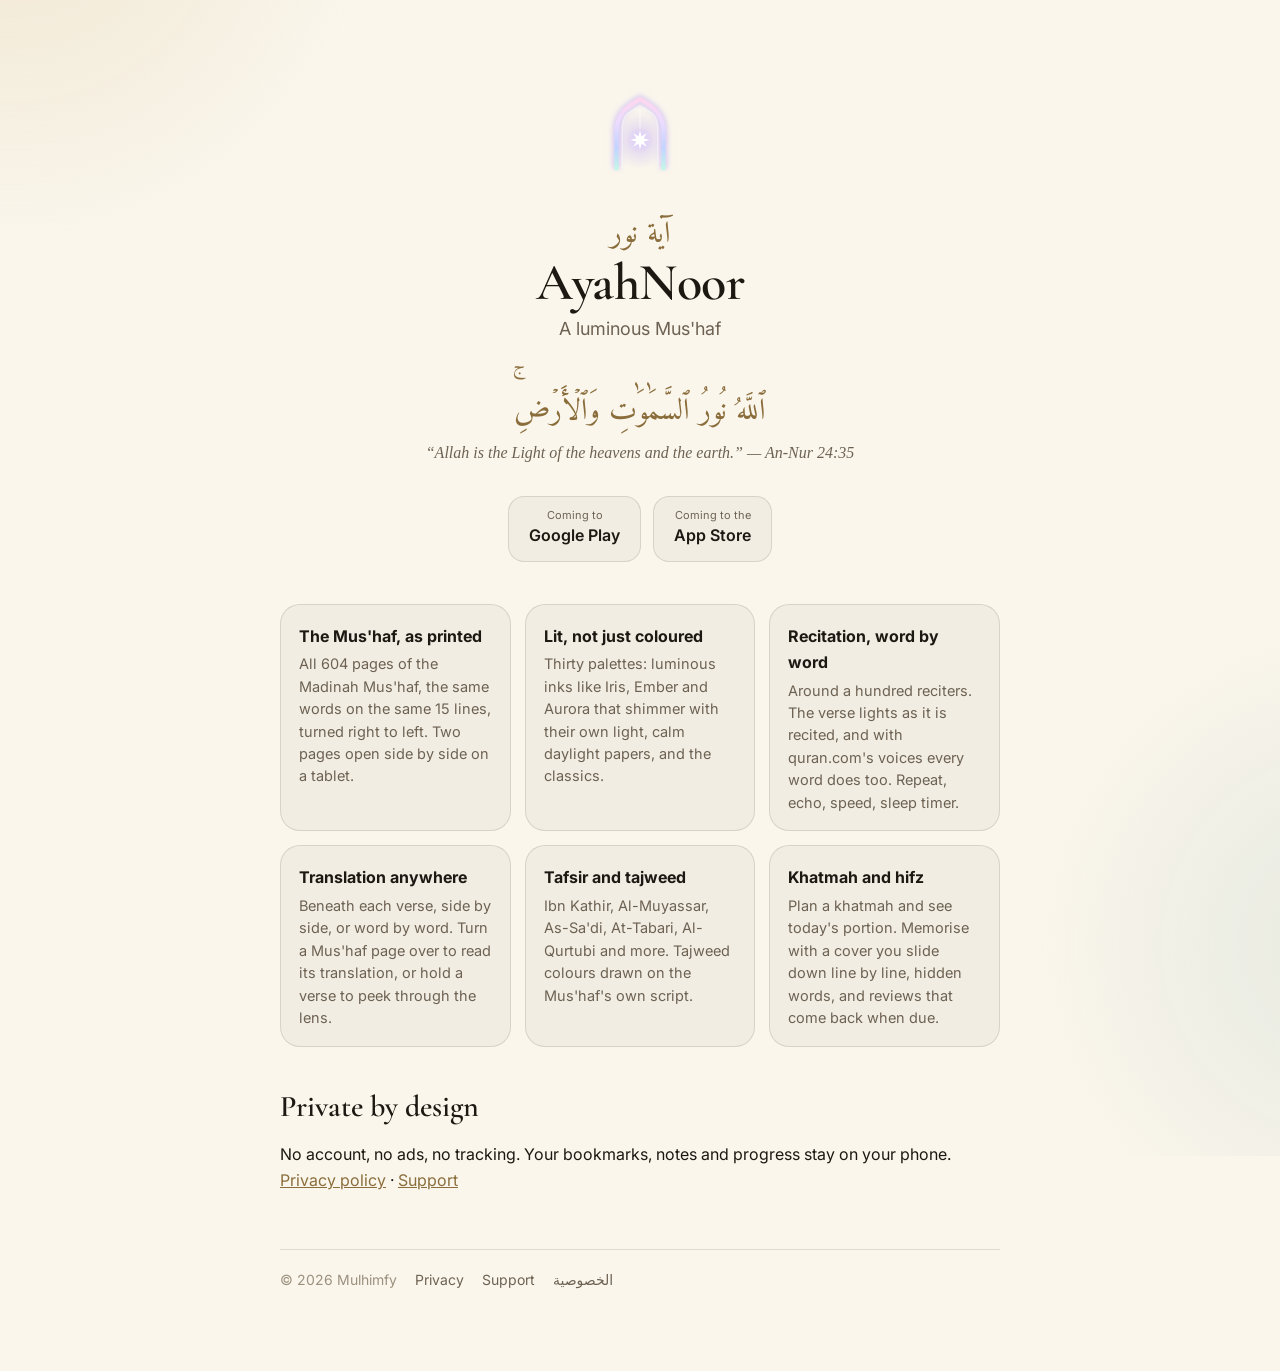
<file: docs/index.html>
<!doctype html>
<html lang="en">
<head>
  <meta charset="utf-8">
  <meta name="viewport" content="width=device-width, initial-scale=1">
  <title>AyahNoor · A luminous Mus'haf</title>
  <meta name="description" content="AyahNoor is a Quran app that keeps the printed Madinah Mus'haf, page for page, and lights it: 30 palettes, recitation that follows word by word, translation and tafsir wherever you want them.">
  <meta property="og:title" content="AyahNoor · A luminous Mus'haf">
  <meta property="og:description" content="The Madinah Mus'haf, page for page, lit: word-by-word recitation, translation anywhere, tafsir, tajweed colours, khatmah and memorisation.">
  <meta property="og:image" content="https://mulhimfy.github.io/ayahnoor-app/assets/icon-1024.png">
  <link rel="icon" href="assets/mark.svg" type="image/svg+xml">
  <link rel="preconnect" href="https://fonts.googleapis.com">
  <link href="https://fonts.googleapis.com/css2?family=Amiri+Quran&family=Cormorant+Garamond:wght@600&family=IBM+Plex+Sans+Arabic:wght@400;600&family=Inter:wght@400;600&display=swap" rel="stylesheet">
  <link rel="stylesheet" href="styles.css">
</head>
<body>
<main>
  <section class="hero">
    <img class="mark" src="assets/mark.svg" alt="">
    <div class="arabic">آية نور</div>
    <h1>AyahNoor</h1>
    <p class="tag">A luminous Mus'haf</p>
    <p class="verse arabic">ٱللَّهُ نُورُ ٱلسَّمَٰوَٰتِ وَٱلۡأَرۡضِۚ</p>
    <p class="verse-en">“Allah is the Light of the heavens and the earth.” — An-Nur 24:35</p>
    <div class="badges">
      <a class="badge" href="#get" id="play"><span><small>Coming to</small>Google Play</span></a>
      <a class="badge" href="#get" id="ios"><span><small>Coming to the</small>App Store</span></a>
    </div>
  </section>

  <section class="grid">
    <div class="card"><h3>The Mus'haf, as printed</h3><p>All 604 pages of the Madinah Mus'haf, the same words on the same 15 lines, turned right to left. Two pages open side by side on a tablet.</p></div>
    <div class="card"><h3>Lit, not just coloured</h3><p>Thirty palettes: luminous inks like Iris, Ember and Aurora that shimmer with their own light, calm daylight papers, and the classics.</p></div>
    <div class="card"><h3>Recitation, word by word</h3><p>Around a hundred reciters. The verse lights as it is recited, and with quran.com's voices every word does too. Repeat, echo, speed, sleep timer.</p></div>
    <div class="card"><h3>Translation anywhere</h3><p>Beneath each verse, side by side, or word by word. Turn a Mus'haf page over to read its translation, or hold a verse to peek through the lens.</p></div>
    <div class="card"><h3>Tafsir and tajweed</h3><p>Ibn Kathir, Al-Muyassar, As-Sa'di, At-Tabari, Al-Qurtubi and more. Tajweed colours drawn on the Mus'haf's own script.</p></div>
    <div class="card"><h3>Khatmah and hifz</h3><p>Plan a khatmah and see today's portion. Memorise with a cover you slide down line by line, hidden words, and reviews that come back when due.</p></div>
  </section>

  <h2 id="get">Private by design</h2>
  <p>No account, no ads, no tracking. Your bookmarks, notes and progress stay on your phone. <a href="privacy.html">Privacy policy</a> · <a href="support.html">Support</a></p>

  <footer>
    <span>© 2026 Mulhimfy</span>
    <a href="privacy.html">Privacy</a>
    <a href="support.html">Support</a>
    <a href="privacy.html#ar">الخصوصية</a>
  </footer>
</main>
</body>
</html>
</file>
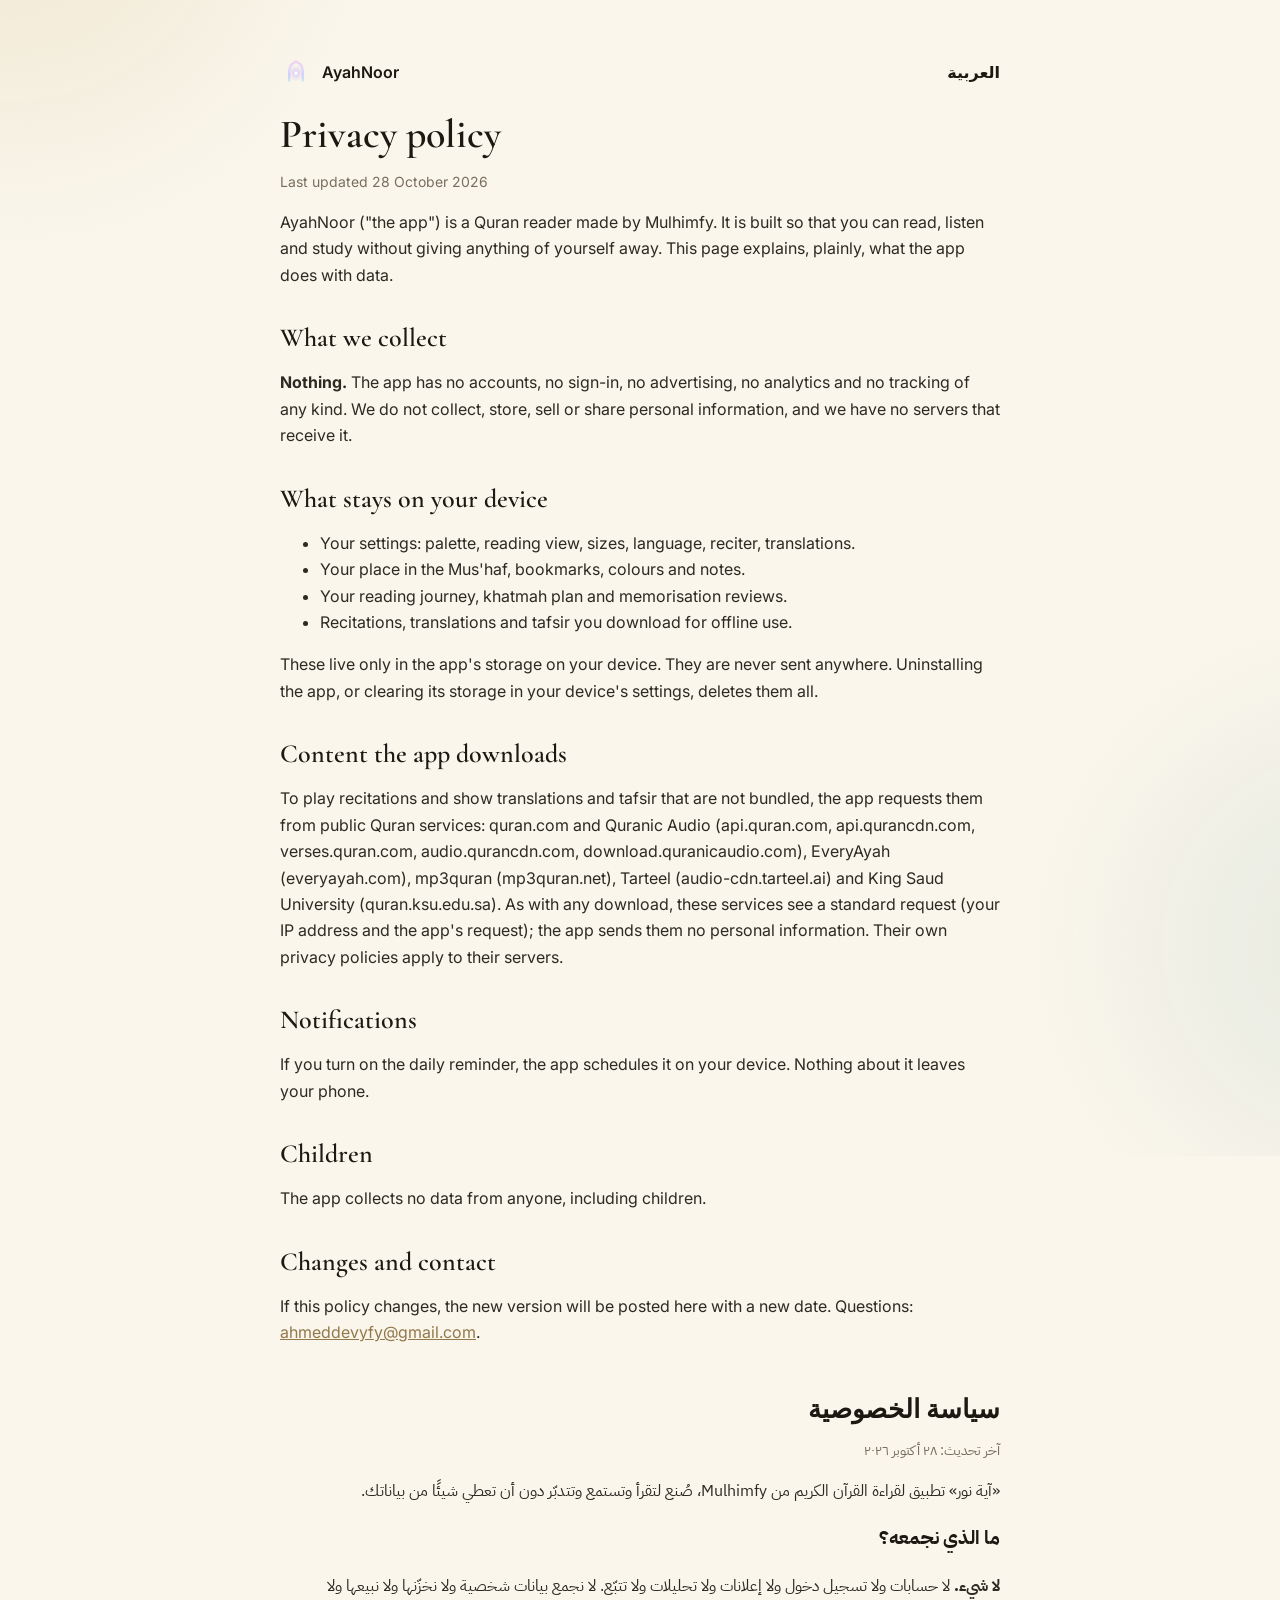
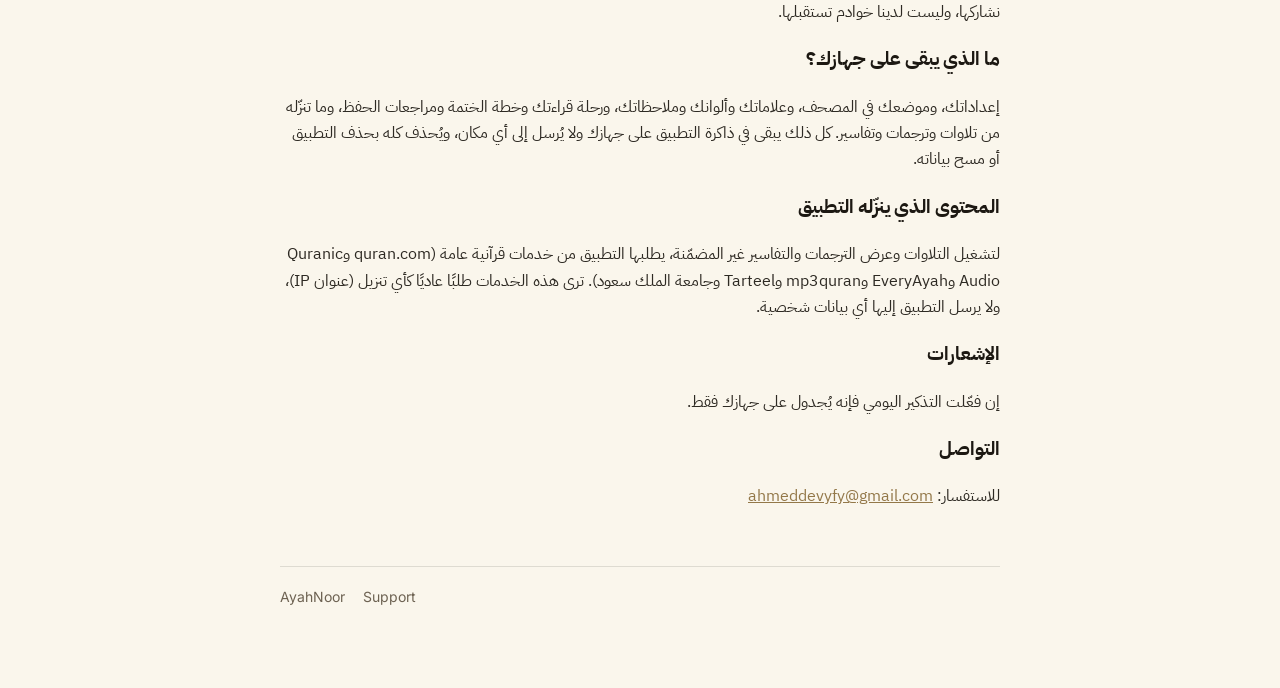
<file: docs/privacy.html>
<!doctype html>
<html lang="en">
<head>
  <meta charset="utf-8">
  <meta name="viewport" content="width=device-width, initial-scale=1">
  <title>AyahNoor · Privacy policy</title>
  <link rel="icon" href="assets/mark.svg" type="image/svg+xml">
  <link href="https://fonts.googleapis.com/css2?family=Cormorant+Garamond:wght@600&family=IBM+Plex+Sans+Arabic:wght@400;600&family=Inter:wght@400;600&display=swap" rel="stylesheet">
  <link rel="stylesheet" href="styles.css">
</head>
<body>
<main class="doc">
  <nav class="top"><a href="./"><img src="assets/mark.svg" alt="">AyahNoor</a><a href="#ar">العربية</a></nav>
  <h1 style="font:600 40px/1.1 'Cormorant Garamond',Georgia,serif;margin:0">Privacy policy</h1>
  <p class="updated">Last updated 28 October 2026</p>

  <p>AyahNoor ("the app") is a Quran reader made by Mulhimfy. It is built so that you can read, listen and study without
  giving anything of yourself away. This page explains, plainly, what the app does with data.</p>

  <h2>What we collect</h2>
  <p><strong>Nothing.</strong> The app has no accounts, no sign-in, no advertising, no analytics and no tracking of any kind.
  We do not collect, store, sell or share personal information, and we have no servers that receive it.</p>

  <h2>What stays on your device</h2>
  <ul>
    <li>Your settings: palette, reading view, sizes, language, reciter, translations.</li>
    <li>Your place in the Mus'haf, bookmarks, colours and notes.</li>
    <li>Your reading journey, khatmah plan and memorisation reviews.</li>
    <li>Recitations, translations and tafsir you download for offline use.</li>
  </ul>
  <p>These live only in the app's storage on your device. They are never sent anywhere. Uninstalling the app, or clearing
  its storage in your device's settings, deletes them all.</p>

  <h2>Content the app downloads</h2>
  <p>To play recitations and show translations and tafsir that are not bundled, the app requests them from public Quran
  services: quran.com and Quranic Audio (api.quran.com, api.qurancdn.com, verses.quran.com, audio.qurancdn.com,
  download.quranicaudio.com), EveryAyah (everyayah.com), mp3quran (mp3quran.net), Tarteel (audio-cdn.tarteel.ai) and King
  Saud University (quran.ksu.edu.sa). As with any download, these services see a standard request (your IP address and
  the app's request); the app sends them no personal information. Their own privacy policies apply to their servers.</p>

  <h2>Notifications</h2>
  <p>If you turn on the daily reminder, the app schedules it on your device. Nothing about it leaves your phone.</p>

  <h2>Children</h2>
  <p>The app collects no data from anyone, including children.</p>

  <h2>Changes and contact</h2>
  <p>If this policy changes, the new version will be posted here with a new date. Questions:
  <a href="mailto:ahmeddevyfy@gmail.com">ahmeddevyfy@gmail.com</a>.</p>

  <section id="ar" class="rtl" style="margin-top:48px">
    <h2>سياسة الخصوصية</h2>
    <p class="updated">آخر تحديث: ٢٨ أكتوبر ٢٠٢٦</p>
    <p>«آية نور» تطبيق لقراءة القرآن الكريم من Mulhimfy، صُنع لتقرأ وتستمع وتتدبّر دون أن تعطي شيئًا من بياناتك.</p>
    <h3>ما الذي نجمعه؟</h3>
    <p><strong>لا شيء.</strong> لا حسابات ولا تسجيل دخول ولا إعلانات ولا تحليلات ولا تتبّع. لا نجمع بيانات شخصية ولا نخزّنها ولا نبيعها ولا نشاركها، وليست لدينا خوادم تستقبلها.</p>
    <h3>ما الذي يبقى على جهازك؟</h3>
    <p>إعداداتك، وموضعك في المصحف، وعلاماتك وألوانك وملاحظاتك، ورحلة قراءتك وخطة الختمة ومراجعات الحفظ، وما تنزّله من تلاوات وترجمات وتفاسير. كل ذلك يبقى في ذاكرة التطبيق على جهازك ولا يُرسل إلى أي مكان، ويُحذف كله بحذف التطبيق أو مسح بياناته.</p>
    <h3>المحتوى الذي ينزّله التطبيق</h3>
    <p>لتشغيل التلاوات وعرض الترجمات والتفاسير غير المضمّنة، يطلبها التطبيق من خدمات قرآنية عامة (quran.com وQuranic Audio وEveryAyah وmp3quran وTarteel وجامعة الملك سعود). ترى هذه الخدمات طلبًا عاديًا كأي تنزيل (عنوان IP)، ولا يرسل التطبيق إليها أي بيانات شخصية.</p>
    <h3>الإشعارات</h3>
    <p>إن فعّلت التذكير اليومي فإنه يُجدول على جهازك فقط.</p>
    <h3>التواصل</h3>
    <p>للاستفسار: <a href="mailto:ahmeddevyfy@gmail.com">ahmeddevyfy@gmail.com</a></p>
  </section>

  <footer><a href="./">AyahNoor</a><a href="support.html">Support</a></footer>
</main>
</body>
</html>
</file>
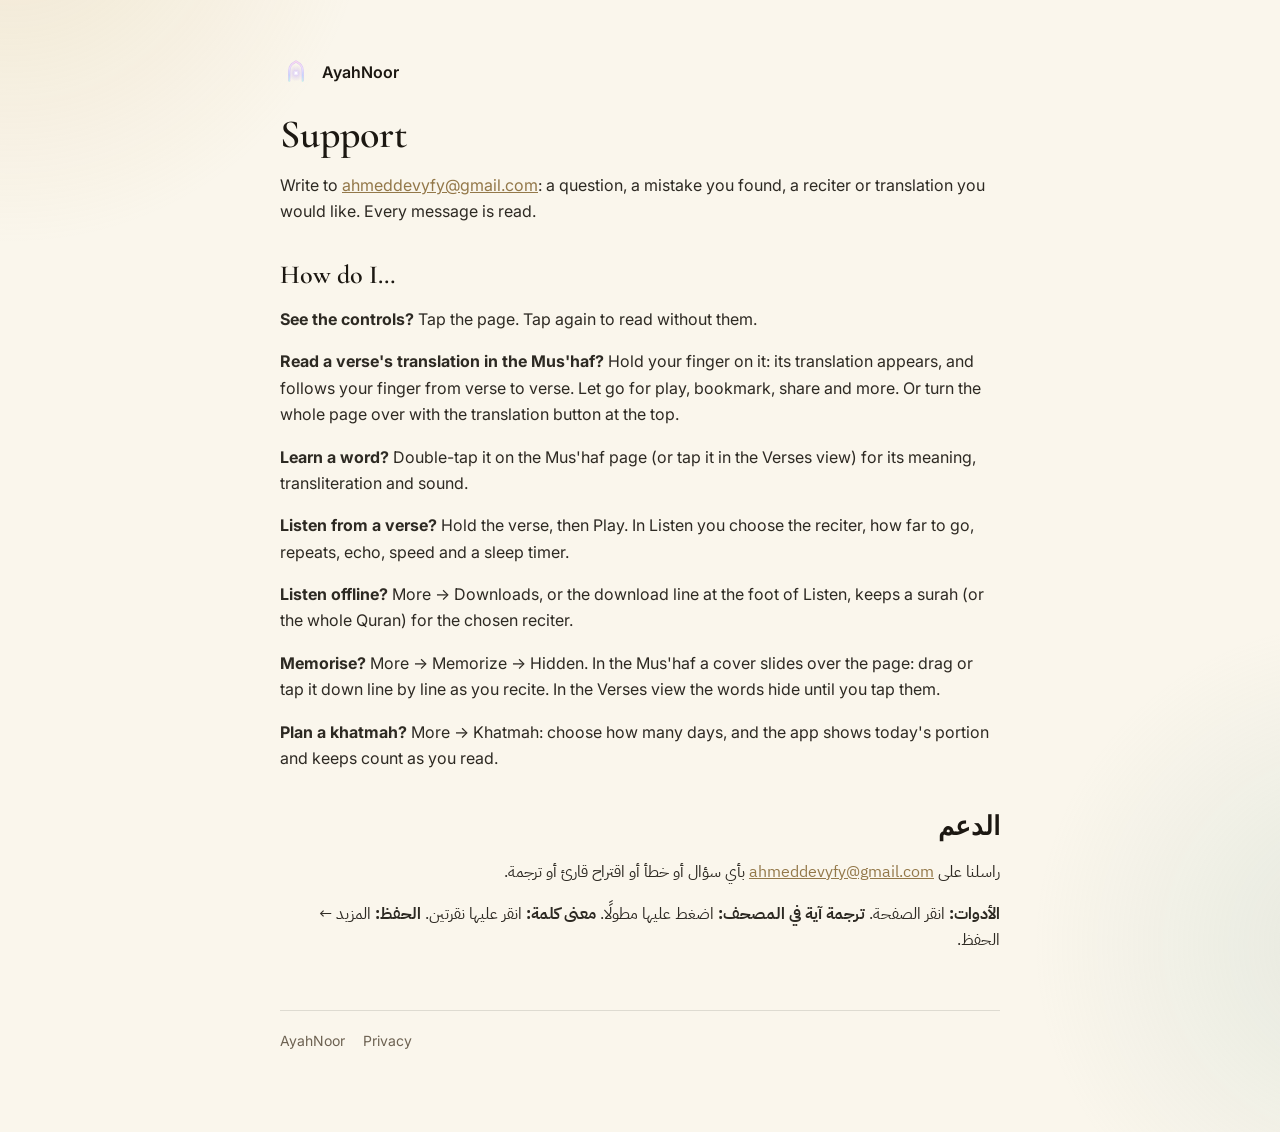
<file: docs/support.html>
<!doctype html>
<html lang="en">
<head>
  <meta charset="utf-8">
  <meta name="viewport" content="width=device-width, initial-scale=1">
  <title>AyahNoor · Support</title>
  <link rel="icon" href="assets/mark.svg" type="image/svg+xml">
  <link href="https://fonts.googleapis.com/css2?family=Cormorant+Garamond:wght@600&family=IBM+Plex+Sans+Arabic:wght@400;600&family=Inter:wght@400;600&display=swap" rel="stylesheet">
  <link rel="stylesheet" href="styles.css">
</head>
<body>
<main class="doc">
  <nav class="top"><a href="./"><img src="assets/mark.svg" alt="">AyahNoor</a></nav>
  <h1 style="font:600 40px/1.1 'Cormorant Garamond',Georgia,serif;margin:0">Support</h1>
  <p>Write to <a href="mailto:ahmeddevyfy@gmail.com">ahmeddevyfy@gmail.com</a>: a question, a mistake you found, a reciter or translation you would like. Every message is read.</p>

  <h2>How do I…</h2>
  <p><strong>See the controls?</strong> Tap the page. Tap again to read without them.</p>
  <p><strong>Read a verse's translation in the Mus'haf?</strong> Hold your finger on it: its translation appears, and follows your finger from verse to verse. Let go for play, bookmark, share and more. Or turn the whole page over with the translation button at the top.</p>
  <p><strong>Learn a word?</strong> Double-tap it on the Mus'haf page (or tap it in the Verses view) for its meaning, transliteration and sound.</p>
  <p><strong>Listen from a verse?</strong> Hold the verse, then Play. In Listen you choose the reciter, how far to go, repeats, echo, speed and a sleep timer.</p>
  <p><strong>Listen offline?</strong> More → Downloads, or the download line at the foot of Listen, keeps a surah (or the whole Quran) for the chosen reciter.</p>
  <p><strong>Memorise?</strong> More → Memorize → Hidden. In the Mus'haf a cover slides over the page: drag or tap it down line by line as you recite. In the Verses view the words hide until you tap them.</p>
  <p><strong>Plan a khatmah?</strong> More → Khatmah: choose how many days, and the app shows today's portion and keeps count as you read.</p>

  <section class="rtl" style="margin-top:40px">
    <h2>الدعم</h2>
    <p>راسلنا على <a href="mailto:ahmeddevyfy@gmail.com">ahmeddevyfy@gmail.com</a> بأي سؤال أو خطأ أو اقتراح قارئ أو ترجمة.</p>
    <p><strong>الأدوات:</strong> انقر الصفحة. <strong>ترجمة آية في المصحف:</strong> اضغط عليها مطولًا. <strong>معنى كلمة:</strong> انقر عليها نقرتين. <strong>الحفظ:</strong> المزيد ← الحفظ.</p>
  </section>

  <footer><a href="./">AyahNoor</a><a href="privacy.html">Privacy</a></footer>
</main>
</body>
</html>
</file>
<file: docs/styles.css>
:root {
  --ground: #0c0a18;
  --ink: #ede6ff;
  --muted: #a59fbf;
  --faint: #6f6990;
  --accent: #c7b3ff;
  --line: rgba(237, 230, 255, 0.12);
  --card: rgba(237, 230, 255, 0.05);
}
@media (prefers-color-scheme: light) {
  :root:not([data-theme="dark"]) {
    --ground: #faf6ec;
    --ink: #1c1812;
    --muted: #6d6252;
    --faint: #9c917f;
    --accent: #8a6d3b;
    --line: rgba(28, 24, 18, 0.12);
    --card: rgba(28, 24, 18, 0.04);
  }
}
* { box-sizing: border-box; }
html { -webkit-text-size-adjust: 100%; }
body {
  margin: 0;
  background: var(--ground);
  color: var(--ink);
  font: 16px/1.65 "Inter", system-ui, -apple-system, "Segoe UI", sans-serif;
  min-height: 100vh;
}
body::before {
  content: "";
  position: fixed;
  inset: -20vmax;
  z-index: -1;
  background:
    radial-gradient(40vmax 40vmax at 15% 10%, rgba(91, 58, 170, 0.35), transparent 70%),
    radial-gradient(36vmax 36vmax at 90% 85%, rgba(20, 90, 85, 0.30), transparent 70%),
    radial-gradient(30vmax 30vmax at 70% 20%, rgba(27, 58, 115, 0.30), transparent 70%);
}
@media (prefers-color-scheme: light) {
  :root:not([data-theme="dark"]) body::before {
    background:
      radial-gradient(40vmax 40vmax at 15% 10%, rgba(214, 186, 130, 0.25), transparent 70%),
      radial-gradient(36vmax 36vmax at 90% 85%, rgba(170, 196, 186, 0.25), transparent 70%);
  }
}
main { max-width: 760px; margin: 0 auto; padding: 56px 20px 80px; }
a { color: var(--accent); }
.mark { width: 112px; height: 112px; display: block; margin: 0 auto 8px; }
.hero { text-align: center; padding-top: 24px; }
.hero h1 { font: 600 52px/1.05 "Cormorant Garamond", Georgia, serif; margin: 6px 0 4px; letter-spacing: -0.5px; }
.arabic { font-family: "Amiri Quran", "Amiri", "Noto Naskh Arabic", serif; direction: rtl; }
.hero .arabic { font-size: 30px; color: var(--accent); }
.tag { color: var(--muted); font-size: 18px; margin: 0 0 26px; }
.verse { margin: 28px auto 8px; font-size: 26px; line-height: 2; }
.verse-en { color: var(--muted); font-style: italic; font-family: Georgia, serif; font-size: 16px; max-width: 560px; margin: 0 auto; }
.badges { display: flex; gap: 12px; justify-content: center; flex-wrap: wrap; margin: 30px 0 10px; }
.badge {
  display: inline-flex; align-items: center; gap: 10px; padding: 12px 20px; border-radius: 16px;
  border: 1px solid var(--line); background: var(--card); color: var(--ink); text-decoration: none; font-weight: 600;
}
.badge small { display: block; font-weight: 400; color: var(--muted); font-size: 11px; line-height: 1.2; }
.grid { display: grid; grid-template-columns: repeat(auto-fit, minmax(220px, 1fr)); gap: 14px; margin: 42px 0; }
.card { border: 1px solid var(--line); background: var(--card); border-radius: 20px; padding: 18px 18px 16px; }
.card h3 { margin: 0 0 4px; font-size: 16px; }
.card p { margin: 0; color: var(--muted); font-size: 14.5px; line-height: 1.55; }
h2 { font: 600 30px/1.2 "Cormorant Garamond", Georgia, serif; margin: 42px 0 8px; }
.doc h2 { font-size: 26px; margin-top: 34px; }
.doc p, .doc li { color: var(--ink); opacity: 0.92; }
.doc .updated { color: var(--muted); font-size: 14px; }
.rtl { direction: rtl; text-align: right; font-family: "IBM Plex Sans Arabic", "Noto Naskh Arabic", system-ui, sans-serif; }
footer { border-top: 1px solid var(--line); margin-top: 56px; padding-top: 18px; color: var(--faint); font-size: 14px; display: flex; gap: 18px; flex-wrap: wrap; }
footer a { color: var(--muted); text-decoration: none; }
nav.top { display: flex; justify-content: space-between; align-items: center; margin-bottom: 24px; }
nav.top a { text-decoration: none; color: var(--ink); font-weight: 600; display: inline-flex; gap: 10px; align-items: center; }
nav.top img { width: 32px; height: 32px; }
@media (max-width: 480px) { .hero h1 { font-size: 42px; } .verse { font-size: 22px; } }
</file>
